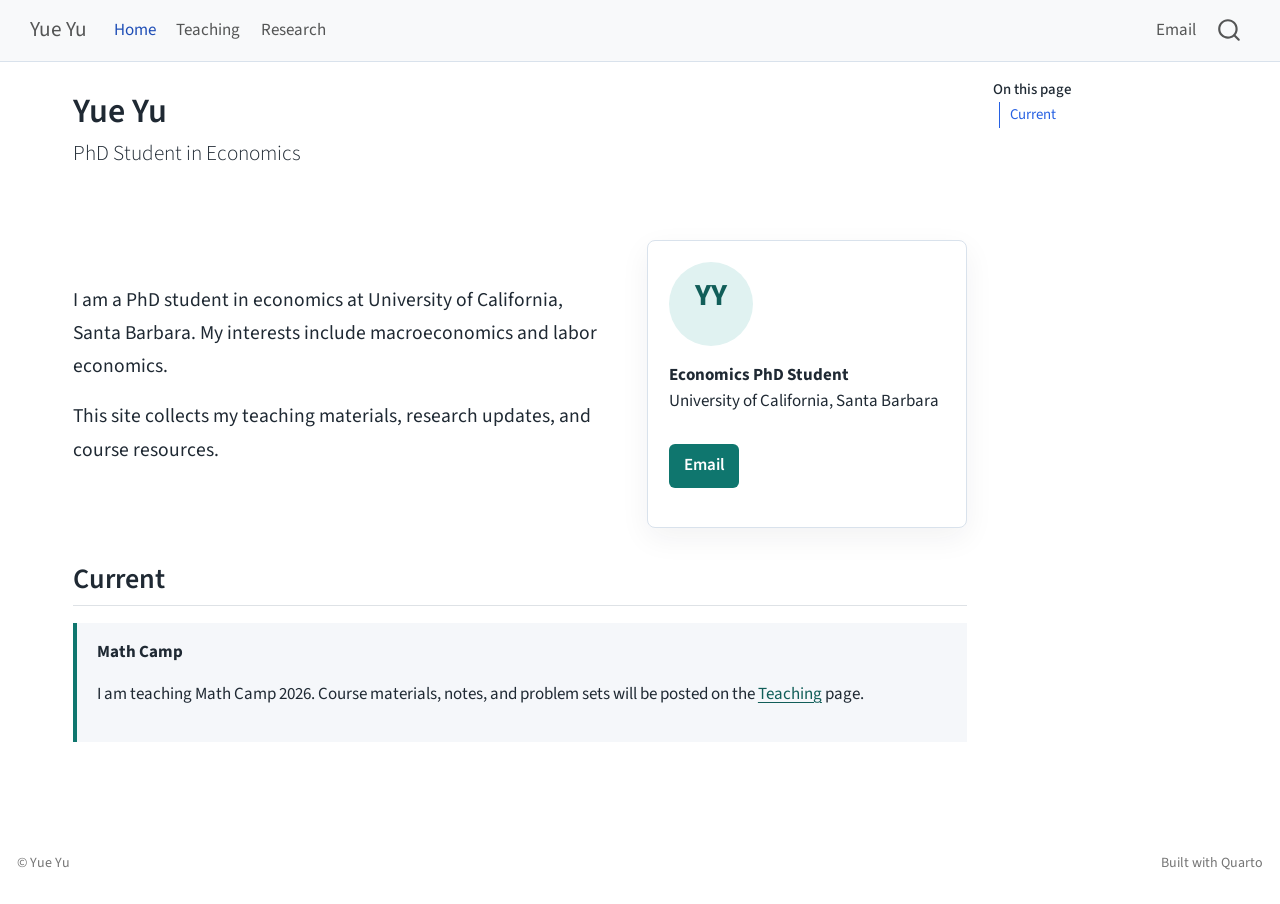
<file: docs/index.html>
<!DOCTYPE html>
<html xmlns="http://www.w3.org/1999/xhtml" lang="en" xml:lang="en"><head>

<meta charset="utf-8">
<meta name="generator" content="quarto-1.9.38">

<meta name="viewport" content="width=device-width, initial-scale=1.0, user-scalable=yes">


<title>Yue Yu</title>
<style>
/* Default styles provided by pandoc.
** See https://pandoc.org/MANUAL.html#variables-for-html for config info.
*/
code{white-space: pre-wrap;}
span.smallcaps{font-variant: small-caps;}
div.columns{display: flex; gap: min(4vw, 1.5em);}
div.column{flex: auto; overflow-x: auto;}
div.hanging-indent{margin-left: 1.5em; text-indent: -1.5em;}
ul.task-list{list-style: none;}
ul.task-list li input[type="checkbox"] {
  width: 0.8em;
  margin: 0 0.8em 0.2em -1em; /* quarto-specific, see https://github.com/quarto-dev/quarto-cli/issues/4556 */ 
  vertical-align: middle;
}
</style>


<script src="site_libs/quarto-nav/quarto-nav.js"></script>
<script src="site_libs/quarto-nav/headroom.min.js"></script>
<script src="site_libs/clipboard/clipboard.min.js"></script>
<script src="site_libs/quarto-search/autocomplete.umd.js"></script>
<script src="site_libs/quarto-search/fuse.min.js"></script>
<script src="site_libs/quarto-search/quarto-search.js"></script>
<meta name="quarto:offset" content="./">
<script src="site_libs/quarto-html/quarto.js" type="module"></script>
<script src="site_libs/quarto-html/tabsets/tabsets.js" type="module"></script>
<script src="site_libs/quarto-html/popper.min.js"></script>
<script src="site_libs/quarto-html/tippy.umd.min.js"></script>
<script src="site_libs/quarto-html/anchor.min.js"></script>
<link href="site_libs/quarto-html/tippy.css" rel="stylesheet">
<link href="site_libs/quarto-html/quarto-syntax-highlighting-15634bcf2e68342d4ad2dfa704d543f6.css" rel="stylesheet" id="quarto-text-highlighting-styles">
<script src="site_libs/bootstrap/bootstrap.min.js"></script>
<link href="site_libs/bootstrap/bootstrap-icons.css" rel="stylesheet">
<link href="site_libs/bootstrap/bootstrap-158031087360bce0ff56dc785ce39e06.min.css" rel="stylesheet" append-hash="true" id="quarto-bootstrap" data-mode="light">
<script id="quarto-search-options" type="application/json">{
  "location": "navbar",
  "copy-button": false,
  "collapse-after": 3,
  "panel-placement": "end",
  "type": "overlay",
  "limit": 50,
  "keyboard-shortcut": [
    "f",
    "/",
    "s"
  ],
  "show-item-context": false,
  "language": {
    "search-no-results-text": "No results",
    "search-matching-documents-text": "matching documents",
    "search-copy-link-title": "Copy link to search",
    "search-hide-matches-text": "Hide additional matches",
    "search-more-match-text": "more match in this document",
    "search-more-matches-text": "more matches in this document",
    "search-clear-button-title": "Clear",
    "search-text-placeholder": "",
    "search-detached-cancel-button-title": "Cancel",
    "search-submit-button-title": "Submit",
    "search-label": "Search"
  }
}</script>


<link rel="stylesheet" href="styles.css">
</head>

<body class="nav-fixed quarto-light">

<div id="quarto-search-results"></div>
  <header id="quarto-header" class="headroom fixed-top">
    <nav class="navbar navbar-expand-lg " data-bs-theme="dark">
      <div class="navbar-container container-fluid">
      <div class="navbar-brand-container mx-auto">
    <a class="navbar-brand" href="./index.html">
    <span class="navbar-title">Yue Yu</span>
    </a>
  </div>
            <div id="quarto-search" class="" title="Search"></div>
          <button class="navbar-toggler" type="button" data-bs-toggle="collapse" data-bs-target="#navbarCollapse" aria-controls="navbarCollapse" role="menu" aria-expanded="false" aria-label="Toggle navigation" onclick="if (window.quartoToggleHeadroom) { window.quartoToggleHeadroom(); }">
  <span class="navbar-toggler-icon"></span>
</button>
          <div class="collapse navbar-collapse" id="navbarCollapse">
            <ul class="navbar-nav navbar-nav-scroll me-auto">
  <li class="nav-item">
    <a class="nav-link active" href="./index.html" aria-current="page"> 
<span class="menu-text">Home</span></a>
  </li>  
  <li class="nav-item">
    <a class="nav-link" href="./teaching.html"> 
<span class="menu-text">Teaching</span></a>
  </li>  
  <li class="nav-item">
    <a class="nav-link" href="./research.html"> 
<span class="menu-text">Research</span></a>
  </li>  
</ul>
            <ul class="navbar-nav navbar-nav-scroll ms-auto">
  <li class="nav-item">
    <a class="nav-link" href="mailto:yu78@ucsb.edu"> 
<span class="menu-text">Email</span></a>
  </li>  
</ul>
          </div> <!-- /navcollapse -->
            <div class="quarto-navbar-tools">
</div>
      </div> <!-- /container-fluid -->
    </nav>
</header>
<!-- content -->
<div id="quarto-content" class="quarto-container page-columns page-rows-contents page-layout-full page-navbar">
<!-- sidebar -->
<!-- margin-sidebar -->
    <div id="quarto-margin-sidebar" class="sidebar margin-sidebar">
        <nav id="TOC" role="doc-toc" class="toc-active">
    <h2 id="toc-title">On this page</h2>
   
  <ul>
  <li><a href="#current" id="toc-current" class="nav-link active" data-scroll-target="#current">Current</a></li>
  </ul>
</nav>
    </div>
<!-- main -->
<main class="content column-page-left" id="quarto-document-content">

<header id="title-block-header" class="quarto-title-block default">
<div class="quarto-title">
<h1 class="title">Yue Yu</h1>
<p class="subtitle lead">PhD Student in Economics</p>
</div>



<div class="quarto-title-meta column-page-left">

    
  
    
  </div>
  


</header>


<div class="hero">
<div class="hero-copy">
<p>I am a PhD student in economics at University of California, Santa Barbara. My interests include macroeconomics and labor economics.</p>
<p>This site collects my teaching materials, research updates, and course resources.</p>
</div>
<div class="hero-card">
<div class="initials">
<p>YY</p>
</div>
<p><strong>Economics PhD Student</strong><br>
University of California, Santa Barbara</p>
<p><a href="mailto:yu78@ucsb.edu" class="button">Email</a></p>
</div>
</div>
<section id="current" class="level2">
<h2 class="anchored" data-anchor-id="current">Current</h2>
<div class="notice">
<p><strong>Math Camp</strong></p>
<p>I am teaching Math Camp 2026. Course materials, notes, and problem sets will be posted on the <a href="./teaching.html#math-camp-2026">Teaching</a> page.</p>
</div>


</section>

</main> <!-- /main -->
<script id="quarto-html-after-body" type="application/javascript">
  window.document.addEventListener("DOMContentLoaded", function (event) {
    const icon = "";
    const anchorJS = new window.AnchorJS();
    anchorJS.options = {
      placement: 'right',
      icon: icon
    };
    anchorJS.add('.anchored');
    const isCodeAnnotation = (el) => {
      for (const clz of el.classList) {
        if (clz.startsWith('code-annotation-')) {                     
          return true;
        }
      }
      return false;
    }
    const onCopySuccess = function(e) {
      // button target
      const button = e.trigger;
      // don't keep focus
      button.blur();
      // flash "checked"
      button.classList.add('code-copy-button-checked');
      var currentTitle = button.getAttribute("title");
      button.setAttribute("title", "Copied!");
      let tooltip;
      if (window.bootstrap) {
        button.setAttribute("data-bs-toggle", "tooltip");
        button.setAttribute("data-bs-placement", "left");
        button.setAttribute("data-bs-title", "Copied!");
        tooltip = new bootstrap.Tooltip(button, 
          { trigger: "manual", 
            customClass: "code-copy-button-tooltip",
            offset: [0, -8]});
        tooltip.show();    
      }
      setTimeout(function() {
        if (tooltip) {
          tooltip.hide();
          button.removeAttribute("data-bs-title");
          button.removeAttribute("data-bs-toggle");
          button.removeAttribute("data-bs-placement");
        }
        button.setAttribute("title", currentTitle);
        button.classList.remove('code-copy-button-checked');
      }, 1000);
      // clear code selection
      e.clearSelection();
    }
    const getTextToCopy = function(trigger) {
      const outerScaffold = trigger.parentElement.cloneNode(true);
      const codeEl = outerScaffold.querySelector('code');
      for (const childEl of codeEl.children) {
        if (isCodeAnnotation(childEl)) {
          childEl.remove();
        }
      }
      return codeEl.innerText;
    }
    const clipboard = new window.ClipboardJS('.code-copy-button:not([data-in-quarto-modal])', {
      text: getTextToCopy
    });
    clipboard.on('success', onCopySuccess);
    if (window.document.getElementById('quarto-embedded-source-code-modal')) {
      const clipboardModal = new window.ClipboardJS('.code-copy-button[data-in-quarto-modal]', {
        text: getTextToCopy,
        container: window.document.getElementById('quarto-embedded-source-code-modal')
      });
      clipboardModal.on('success', onCopySuccess);
    }
      var localhostRegex = new RegExp(/^(?:http|https):\/\/localhost\:?[0-9]*\//);
      var mailtoRegex = new RegExp(/^mailto:/);
        var filterRegex = new RegExp('/' + window.location.host + '/');
      var isInternal = (href) => {
          return filterRegex.test(href) || localhostRegex.test(href) || mailtoRegex.test(href);
      }
      // Inspect non-navigation links and adorn them if external
     var links = window.document.querySelectorAll('a[href]:not(.nav-link):not(.navbar-brand):not(.toc-action):not(.sidebar-link):not(.sidebar-item-toggle):not(.pagination-link):not(.no-external):not([aria-hidden]):not(.dropdown-item):not(.quarto-navigation-tool):not(.about-link)');
      for (var i=0; i<links.length; i++) {
        const link = links[i];
        if (!isInternal(link.href)) {
          // undo the damage that might have been done by quarto-nav.js in the case of
          // links that we want to consider external
          if (link.dataset.originalHref !== undefined) {
            link.href = link.dataset.originalHref;
          }
        }
      }
    function tippyHover(el, contentFn, onTriggerFn, onUntriggerFn) {
      const config = {
        allowHTML: true,
        maxWidth: 500,
        delay: 100,
        arrow: false,
        appendTo: function(el) {
            return el.parentElement;
        },
        interactive: true,
        interactiveBorder: 10,
        theme: 'quarto',
        placement: 'bottom-start',
      };
      if (contentFn) {
        config.content = contentFn;
      }
      if (onTriggerFn) {
        config.onTrigger = onTriggerFn;
      }
      if (onUntriggerFn) {
        config.onUntrigger = onUntriggerFn;
      }
      window.tippy(el, config); 
    }
    const noterefs = window.document.querySelectorAll('a[role="doc-noteref"]');
    for (var i=0; i<noterefs.length; i++) {
      const ref = noterefs[i];
      tippyHover(ref, function() {
        // use id or data attribute instead here
        let href = ref.getAttribute('data-footnote-href') || ref.getAttribute('href');
        try { href = new URL(href).hash; } catch {}
        const id = href.replace(/^#\/?/, "");
        const note = window.document.getElementById(id);
        if (note) {
          return note.innerHTML;
        } else {
          return "";
        }
      });
    }
    const xrefs = window.document.querySelectorAll('a.quarto-xref');
    const processXRef = (id, note) => {
      // Strip column container classes
      const stripColumnClz = (el) => {
        el.classList.remove("page-full", "page-columns");
        if (el.children) {
          for (const child of el.children) {
            stripColumnClz(child);
          }
        }
      }
      stripColumnClz(note)
      if (id === null || id.startsWith('sec-')) {
        // Special case sections, only their first couple elements
        const container = document.createElement("div");
        if (note.children && note.children.length > 2) {
          container.appendChild(note.children[0].cloneNode(true));
          for (let i = 1; i < note.children.length; i++) {
            const child = note.children[i];
            if (child.tagName === "P" && child.innerText === "") {
              continue;
            } else {
              container.appendChild(child.cloneNode(true));
              break;
            }
          }
          if (window.Quarto?.typesetMath) {
            window.Quarto.typesetMath(container);
          }
          return container.innerHTML
        } else {
          if (window.Quarto?.typesetMath) {
            window.Quarto.typesetMath(note);
          }
          return note.innerHTML;
        }
      } else {
        // Remove any anchor links if they are present
        const anchorLink = note.querySelector('a.anchorjs-link');
        if (anchorLink) {
          anchorLink.remove();
        }
        if (window.Quarto?.typesetMath) {
          window.Quarto.typesetMath(note);
        }
        if (note.classList.contains("callout")) {
          return note.outerHTML;
        } else {
          return note.innerHTML;
        }
      }
    }
    for (var i=0; i<xrefs.length; i++) {
      const xref = xrefs[i];
      tippyHover(xref, undefined, function(instance) {
        instance.disable();
        let url = xref.getAttribute('href');
        let hash = undefined; 
        if (url.startsWith('#')) {
          hash = url;
        } else {
          try { hash = new URL(url).hash; } catch {}
        }
        if (hash) {
          const id = hash.replace(/^#\/?/, "");
          const note = window.document.getElementById(id);
          if (note !== null) {
            try {
              const html = processXRef(id, note.cloneNode(true));
              instance.setContent(html);
            } finally {
              instance.enable();
              instance.show();
            }
          } else {
            // See if we can fetch this
            fetch(url.split('#')[0])
            .then(res => res.text())
            .then(html => {
              const parser = new DOMParser();
              const htmlDoc = parser.parseFromString(html, "text/html");
              const note = htmlDoc.getElementById(id);
              if (note !== null) {
                const html = processXRef(id, note);
                instance.setContent(html);
              } 
            }).finally(() => {
              instance.enable();
              instance.show();
            });
          }
        } else {
          // See if we can fetch a full url (with no hash to target)
          // This is a special case and we should probably do some content thinning / targeting
          fetch(url)
          .then(res => res.text())
          .then(html => {
            const parser = new DOMParser();
            const htmlDoc = parser.parseFromString(html, "text/html");
            const note = htmlDoc.querySelector('main.content');
            if (note !== null) {
              // This should only happen for chapter cross references
              // (since there is no id in the URL)
              // remove the first header
              if (note.children.length > 0 && note.children[0].tagName === "HEADER") {
                note.children[0].remove();
              }
              const html = processXRef(null, note);
              instance.setContent(html);
            } 
          }).finally(() => {
            instance.enable();
            instance.show();
          });
        }
      }, function(instance) {
      });
    }
        let selectedAnnoteEl;
        const selectorForAnnotation = ( cell, annotation) => {
          let cellAttr = 'data-code-cell="' + cell + '"';
          let lineAttr = 'data-code-annotation="' +  annotation + '"';
          const selector = 'span[' + cellAttr + '][' + lineAttr + ']';
          return selector;
        }
        const selectCodeLines = (annoteEl) => {
          const doc = window.document;
          const targetCell = annoteEl.getAttribute("data-target-cell");
          const targetAnnotation = annoteEl.getAttribute("data-target-annotation");
          const annoteSpan = window.document.querySelector(selectorForAnnotation(targetCell, targetAnnotation));
          const lines = annoteSpan.getAttribute("data-code-lines").split(",");
          const lineIds = lines.map((line) => {
            return targetCell + "-" + line;
          })
          let top = null;
          let height = null;
          let parent = null;
          if (lineIds.length > 0) {
              //compute the position of the single el (top and bottom and make a div)
              const el = window.document.getElementById(lineIds[0]);
              top = el.offsetTop;
              height = el.offsetHeight;
              parent = el.parentElement.parentElement;
            if (lineIds.length > 1) {
              const lastEl = window.document.getElementById(lineIds[lineIds.length - 1]);
              const bottom = lastEl.offsetTop + lastEl.offsetHeight;
              height = bottom - top;
            }
            if (top !== null && height !== null && parent !== null) {
              // cook up a div (if necessary) and position it 
              let div = window.document.getElementById("code-annotation-line-highlight");
              if (div === null) {
                div = window.document.createElement("div");
                div.setAttribute("id", "code-annotation-line-highlight");
                div.style.position = 'absolute';
                parent.appendChild(div);
              }
              div.style.top = top - 2 + "px";
              div.style.height = height + 4 + "px";
              div.style.left = 0;
              let gutterDiv = window.document.getElementById("code-annotation-line-highlight-gutter");
              if (gutterDiv === null) {
                gutterDiv = window.document.createElement("div");
                gutterDiv.setAttribute("id", "code-annotation-line-highlight-gutter");
                gutterDiv.style.position = 'absolute';
                const codeCell = window.document.getElementById(targetCell);
                const gutter = codeCell.querySelector('.code-annotation-gutter');
                gutter.appendChild(gutterDiv);
              }
              gutterDiv.style.top = top - 2 + "px";
              gutterDiv.style.height = height + 4 + "px";
            }
            selectedAnnoteEl = annoteEl;
          }
        };
        const unselectCodeLines = () => {
          const elementsIds = ["code-annotation-line-highlight", "code-annotation-line-highlight-gutter"];
          elementsIds.forEach((elId) => {
            const div = window.document.getElementById(elId);
            if (div) {
              div.remove();
            }
          });
          selectedAnnoteEl = undefined;
        };
          // Handle positioning of the toggle
      window.addEventListener(
        "resize",
        throttle(() => {
          elRect = undefined;
          if (selectedAnnoteEl) {
            selectCodeLines(selectedAnnoteEl);
          }
        }, 10)
      );
      function throttle(fn, ms) {
      let throttle = false;
      let timer;
        return (...args) => {
          if(!throttle) { // first call gets through
              fn.apply(this, args);
              throttle = true;
          } else { // all the others get throttled
              if(timer) clearTimeout(timer); // cancel #2
              timer = setTimeout(() => {
                fn.apply(this, args);
                timer = throttle = false;
              }, ms);
          }
        };
      }
        // Attach click handler to the DT
        const annoteDls = window.document.querySelectorAll('dt[data-target-cell]');
        for (const annoteDlNode of annoteDls) {
          annoteDlNode.addEventListener('click', (event) => {
            const clickedEl = event.target;
            if (clickedEl !== selectedAnnoteEl) {
              unselectCodeLines();
              const activeEl = window.document.querySelector('dt[data-target-cell].code-annotation-active');
              if (activeEl) {
                activeEl.classList.remove('code-annotation-active');
              }
              selectCodeLines(clickedEl);
              clickedEl.classList.add('code-annotation-active');
            } else {
              // Unselect the line
              unselectCodeLines();
              clickedEl.classList.remove('code-annotation-active');
            }
          });
        }
    const findCites = (el) => {
      const parentEl = el.parentElement;
      if (parentEl) {
        const cites = parentEl.dataset.cites;
        if (cites) {
          return {
            el,
            cites: cites.split(' ')
          };
        } else {
          return findCites(el.parentElement)
        }
      } else {
        return undefined;
      }
    };
    var bibliorefs = window.document.querySelectorAll('a[role="doc-biblioref"]');
    for (var i=0; i<bibliorefs.length; i++) {
      const ref = bibliorefs[i];
      const citeInfo = findCites(ref);
      if (citeInfo) {
        tippyHover(citeInfo.el, function() {
          var popup = window.document.createElement('div');
          citeInfo.cites.forEach(function(cite) {
            var citeDiv = window.document.createElement('div');
            citeDiv.classList.add('hanging-indent');
            citeDiv.classList.add('csl-entry');
            var biblioDiv = window.document.getElementById('ref-' + cite);
            if (biblioDiv) {
              citeDiv.innerHTML = biblioDiv.innerHTML;
            }
            popup.appendChild(citeDiv);
          });
          return popup.innerHTML;
        });
      }
    }
  });
  </script>
</div> <!-- /content -->
<footer class="footer">
  <div class="nav-footer">
    <div class="nav-footer-left">
<p>© Yue Yu</p>
</div>   
    <div class="nav-footer-center">
      &nbsp;
    </div>
    <div class="nav-footer-right">
<p>Built with Quarto</p>
</div>
  </div>
</footer>




</body></html>
</file>
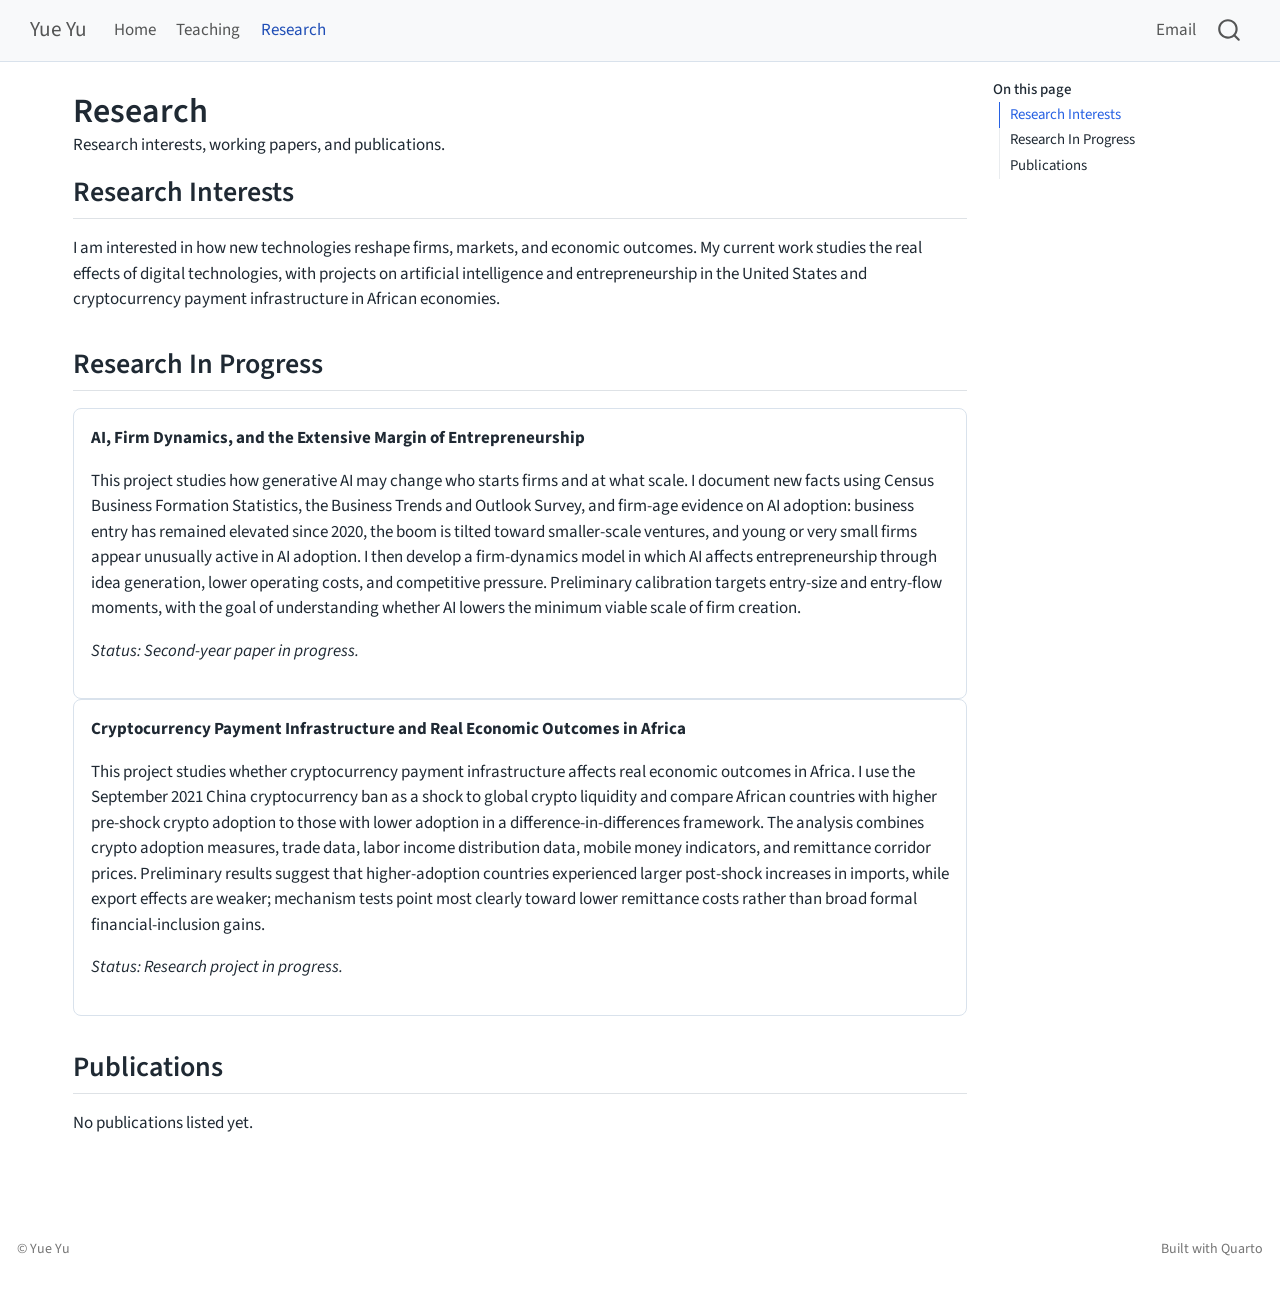
<file: docs/research.html>
<!DOCTYPE html>
<html xmlns="http://www.w3.org/1999/xhtml" lang="en" xml:lang="en"><head>

<meta charset="utf-8">
<meta name="generator" content="quarto-1.9.38">

<meta name="viewport" content="width=device-width, initial-scale=1.0, user-scalable=yes">

<meta name="description" content="Research interests, working papers, and publications.">

<title>Research – Yue Yu</title>
<style>
/* Default styles provided by pandoc.
** See https://pandoc.org/MANUAL.html#variables-for-html for config info.
*/
code{white-space: pre-wrap;}
span.smallcaps{font-variant: small-caps;}
div.columns{display: flex; gap: min(4vw, 1.5em);}
div.column{flex: auto; overflow-x: auto;}
div.hanging-indent{margin-left: 1.5em; text-indent: -1.5em;}
ul.task-list{list-style: none;}
ul.task-list li input[type="checkbox"] {
  width: 0.8em;
  margin: 0 0.8em 0.2em -1em; /* quarto-specific, see https://github.com/quarto-dev/quarto-cli/issues/4556 */ 
  vertical-align: middle;
}
</style>


<script src="site_libs/quarto-nav/quarto-nav.js"></script>
<script src="site_libs/quarto-nav/headroom.min.js"></script>
<script src="site_libs/clipboard/clipboard.min.js"></script>
<script src="site_libs/quarto-search/autocomplete.umd.js"></script>
<script src="site_libs/quarto-search/fuse.min.js"></script>
<script src="site_libs/quarto-search/quarto-search.js"></script>
<meta name="quarto:offset" content="./">
<script src="site_libs/quarto-html/quarto.js" type="module"></script>
<script src="site_libs/quarto-html/tabsets/tabsets.js" type="module"></script>
<script src="site_libs/quarto-html/popper.min.js"></script>
<script src="site_libs/quarto-html/tippy.umd.min.js"></script>
<script src="site_libs/quarto-html/anchor.min.js"></script>
<link href="site_libs/quarto-html/tippy.css" rel="stylesheet">
<link href="site_libs/quarto-html/quarto-syntax-highlighting-15634bcf2e68342d4ad2dfa704d543f6.css" rel="stylesheet" id="quarto-text-highlighting-styles">
<script src="site_libs/bootstrap/bootstrap.min.js"></script>
<link href="site_libs/bootstrap/bootstrap-icons.css" rel="stylesheet">
<link href="site_libs/bootstrap/bootstrap-158031087360bce0ff56dc785ce39e06.min.css" rel="stylesheet" append-hash="true" id="quarto-bootstrap" data-mode="light">
<script id="quarto-search-options" type="application/json">{
  "location": "navbar",
  "copy-button": false,
  "collapse-after": 3,
  "panel-placement": "end",
  "type": "overlay",
  "limit": 50,
  "keyboard-shortcut": [
    "f",
    "/",
    "s"
  ],
  "show-item-context": false,
  "language": {
    "search-no-results-text": "No results",
    "search-matching-documents-text": "matching documents",
    "search-copy-link-title": "Copy link to search",
    "search-hide-matches-text": "Hide additional matches",
    "search-more-match-text": "more match in this document",
    "search-more-matches-text": "more matches in this document",
    "search-clear-button-title": "Clear",
    "search-text-placeholder": "",
    "search-detached-cancel-button-title": "Cancel",
    "search-submit-button-title": "Submit",
    "search-label": "Search"
  }
}</script>


<link rel="stylesheet" href="styles.css">
</head>

<body class="nav-fixed quarto-light">

<div id="quarto-search-results"></div>
  <header id="quarto-header" class="headroom fixed-top">
    <nav class="navbar navbar-expand-lg " data-bs-theme="dark">
      <div class="navbar-container container-fluid">
      <div class="navbar-brand-container mx-auto">
    <a class="navbar-brand" href="./index.html">
    <span class="navbar-title">Yue Yu</span>
    </a>
  </div>
            <div id="quarto-search" class="" title="Search"></div>
          <button class="navbar-toggler" type="button" data-bs-toggle="collapse" data-bs-target="#navbarCollapse" aria-controls="navbarCollapse" role="menu" aria-expanded="false" aria-label="Toggle navigation" onclick="if (window.quartoToggleHeadroom) { window.quartoToggleHeadroom(); }">
  <span class="navbar-toggler-icon"></span>
</button>
          <div class="collapse navbar-collapse" id="navbarCollapse">
            <ul class="navbar-nav navbar-nav-scroll me-auto">
  <li class="nav-item">
    <a class="nav-link" href="./index.html"> 
<span class="menu-text">Home</span></a>
  </li>  
  <li class="nav-item">
    <a class="nav-link" href="./teaching.html"> 
<span class="menu-text">Teaching</span></a>
  </li>  
  <li class="nav-item">
    <a class="nav-link active" href="./research.html" aria-current="page"> 
<span class="menu-text">Research</span></a>
  </li>  
</ul>
            <ul class="navbar-nav navbar-nav-scroll ms-auto">
  <li class="nav-item">
    <a class="nav-link" href="mailto:yu78@ucsb.edu"> 
<span class="menu-text">Email</span></a>
  </li>  
</ul>
          </div> <!-- /navcollapse -->
            <div class="quarto-navbar-tools">
</div>
      </div> <!-- /container-fluid -->
    </nav>
</header>
<!-- content -->
<div id="quarto-content" class="quarto-container page-columns page-rows-contents page-layout-full page-navbar">
<!-- sidebar -->
<!-- margin-sidebar -->
    <div id="quarto-margin-sidebar" class="sidebar margin-sidebar">
        <nav id="TOC" role="doc-toc" class="toc-active">
    <h2 id="toc-title">On this page</h2>
   
  <ul>
  <li><a href="#research-interests" id="toc-research-interests" class="nav-link active" data-scroll-target="#research-interests">Research Interests</a></li>
  <li><a href="#research-in-progress" id="toc-research-in-progress" class="nav-link" data-scroll-target="#research-in-progress">Research In Progress</a></li>
  <li><a href="#publications" id="toc-publications" class="nav-link" data-scroll-target="#publications">Publications</a></li>
  </ul>
</nav>
    </div>
<!-- main -->
<main class="content column-page-left" id="quarto-document-content">

<header id="title-block-header" class="quarto-title-block default">
<div class="quarto-title">
<h1 class="title">Research</h1>
</div>

<div>
  <div class="description">
    Research interests, working papers, and publications.
  </div>
</div>


<div class="quarto-title-meta column-page-left">

    
  
    
  </div>
  


</header>


<section id="research-interests" class="level2">
<h2 class="anchored" data-anchor-id="research-interests">Research Interests</h2>
<p>I am interested in how new technologies reshape firms, markets, and economic outcomes. My current work studies the real effects of digital technologies, with projects on artificial intelligence and entrepreneurship in the United States and cryptocurrency payment infrastructure in African economies.</p>
</section>
<section id="research-in-progress" class="level2">
<h2 class="anchored" data-anchor-id="research-in-progress">Research In Progress</h2>
<div class="paper">
<p><strong>AI, Firm Dynamics, and the Extensive Margin of Entrepreneurship</strong></p>
<p>This project studies how generative AI may change who starts firms and at what scale. I document new facts using Census Business Formation Statistics, the Business Trends and Outlook Survey, and firm-age evidence on AI adoption: business entry has remained elevated since 2020, the boom is tilted toward smaller-scale ventures, and young or very small firms appear unusually active in AI adoption. I then develop a firm-dynamics model in which AI affects entrepreneurship through idea generation, lower operating costs, and competitive pressure. Preliminary calibration targets entry-size and entry-flow moments, with the goal of understanding whether AI lowers the minimum viable scale of firm creation.</p>
<p><em>Status: Second-year paper in progress.</em></p>
</div>
<div class="paper">
<p><strong>Cryptocurrency Payment Infrastructure and Real Economic Outcomes in Africa</strong></p>
<p>This project studies whether cryptocurrency payment infrastructure affects real economic outcomes in Africa. I use the September 2021 China cryptocurrency ban as a shock to global crypto liquidity and compare African countries with higher pre-shock crypto adoption to those with lower adoption in a difference-in-differences framework. The analysis combines crypto adoption measures, trade data, labor income distribution data, mobile money indicators, and remittance corridor prices. Preliminary results suggest that higher-adoption countries experienced larger post-shock increases in imports, while export effects are weaker; mechanism tests point most clearly toward lower remittance costs rather than broad formal financial-inclusion gains.</p>
<p><em>Status: Research project in progress.</em></p>
</div>
</section>
<section id="publications" class="level2">
<h2 class="anchored" data-anchor-id="publications">Publications</h2>
<p>No publications listed yet.</p>


</section>

</main> <!-- /main -->
<script id="quarto-html-after-body" type="application/javascript">
  window.document.addEventListener("DOMContentLoaded", function (event) {
    const icon = "";
    const anchorJS = new window.AnchorJS();
    anchorJS.options = {
      placement: 'right',
      icon: icon
    };
    anchorJS.add('.anchored');
    const isCodeAnnotation = (el) => {
      for (const clz of el.classList) {
        if (clz.startsWith('code-annotation-')) {                     
          return true;
        }
      }
      return false;
    }
    const onCopySuccess = function(e) {
      // button target
      const button = e.trigger;
      // don't keep focus
      button.blur();
      // flash "checked"
      button.classList.add('code-copy-button-checked');
      var currentTitle = button.getAttribute("title");
      button.setAttribute("title", "Copied!");
      let tooltip;
      if (window.bootstrap) {
        button.setAttribute("data-bs-toggle", "tooltip");
        button.setAttribute("data-bs-placement", "left");
        button.setAttribute("data-bs-title", "Copied!");
        tooltip = new bootstrap.Tooltip(button, 
          { trigger: "manual", 
            customClass: "code-copy-button-tooltip",
            offset: [0, -8]});
        tooltip.show();    
      }
      setTimeout(function() {
        if (tooltip) {
          tooltip.hide();
          button.removeAttribute("data-bs-title");
          button.removeAttribute("data-bs-toggle");
          button.removeAttribute("data-bs-placement");
        }
        button.setAttribute("title", currentTitle);
        button.classList.remove('code-copy-button-checked');
      }, 1000);
      // clear code selection
      e.clearSelection();
    }
    const getTextToCopy = function(trigger) {
      const outerScaffold = trigger.parentElement.cloneNode(true);
      const codeEl = outerScaffold.querySelector('code');
      for (const childEl of codeEl.children) {
        if (isCodeAnnotation(childEl)) {
          childEl.remove();
        }
      }
      return codeEl.innerText;
    }
    const clipboard = new window.ClipboardJS('.code-copy-button:not([data-in-quarto-modal])', {
      text: getTextToCopy
    });
    clipboard.on('success', onCopySuccess);
    if (window.document.getElementById('quarto-embedded-source-code-modal')) {
      const clipboardModal = new window.ClipboardJS('.code-copy-button[data-in-quarto-modal]', {
        text: getTextToCopy,
        container: window.document.getElementById('quarto-embedded-source-code-modal')
      });
      clipboardModal.on('success', onCopySuccess);
    }
      var localhostRegex = new RegExp(/^(?:http|https):\/\/localhost\:?[0-9]*\//);
      var mailtoRegex = new RegExp(/^mailto:/);
        var filterRegex = new RegExp('/' + window.location.host + '/');
      var isInternal = (href) => {
          return filterRegex.test(href) || localhostRegex.test(href) || mailtoRegex.test(href);
      }
      // Inspect non-navigation links and adorn them if external
     var links = window.document.querySelectorAll('a[href]:not(.nav-link):not(.navbar-brand):not(.toc-action):not(.sidebar-link):not(.sidebar-item-toggle):not(.pagination-link):not(.no-external):not([aria-hidden]):not(.dropdown-item):not(.quarto-navigation-tool):not(.about-link)');
      for (var i=0; i<links.length; i++) {
        const link = links[i];
        if (!isInternal(link.href)) {
          // undo the damage that might have been done by quarto-nav.js in the case of
          // links that we want to consider external
          if (link.dataset.originalHref !== undefined) {
            link.href = link.dataset.originalHref;
          }
        }
      }
    function tippyHover(el, contentFn, onTriggerFn, onUntriggerFn) {
      const config = {
        allowHTML: true,
        maxWidth: 500,
        delay: 100,
        arrow: false,
        appendTo: function(el) {
            return el.parentElement;
        },
        interactive: true,
        interactiveBorder: 10,
        theme: 'quarto',
        placement: 'bottom-start',
      };
      if (contentFn) {
        config.content = contentFn;
      }
      if (onTriggerFn) {
        config.onTrigger = onTriggerFn;
      }
      if (onUntriggerFn) {
        config.onUntrigger = onUntriggerFn;
      }
      window.tippy(el, config); 
    }
    const noterefs = window.document.querySelectorAll('a[role="doc-noteref"]');
    for (var i=0; i<noterefs.length; i++) {
      const ref = noterefs[i];
      tippyHover(ref, function() {
        // use id or data attribute instead here
        let href = ref.getAttribute('data-footnote-href') || ref.getAttribute('href');
        try { href = new URL(href).hash; } catch {}
        const id = href.replace(/^#\/?/, "");
        const note = window.document.getElementById(id);
        if (note) {
          return note.innerHTML;
        } else {
          return "";
        }
      });
    }
    const xrefs = window.document.querySelectorAll('a.quarto-xref');
    const processXRef = (id, note) => {
      // Strip column container classes
      const stripColumnClz = (el) => {
        el.classList.remove("page-full", "page-columns");
        if (el.children) {
          for (const child of el.children) {
            stripColumnClz(child);
          }
        }
      }
      stripColumnClz(note)
      if (id === null || id.startsWith('sec-')) {
        // Special case sections, only their first couple elements
        const container = document.createElement("div");
        if (note.children && note.children.length > 2) {
          container.appendChild(note.children[0].cloneNode(true));
          for (let i = 1; i < note.children.length; i++) {
            const child = note.children[i];
            if (child.tagName === "P" && child.innerText === "") {
              continue;
            } else {
              container.appendChild(child.cloneNode(true));
              break;
            }
          }
          if (window.Quarto?.typesetMath) {
            window.Quarto.typesetMath(container);
          }
          return container.innerHTML
        } else {
          if (window.Quarto?.typesetMath) {
            window.Quarto.typesetMath(note);
          }
          return note.innerHTML;
        }
      } else {
        // Remove any anchor links if they are present
        const anchorLink = note.querySelector('a.anchorjs-link');
        if (anchorLink) {
          anchorLink.remove();
        }
        if (window.Quarto?.typesetMath) {
          window.Quarto.typesetMath(note);
        }
        if (note.classList.contains("callout")) {
          return note.outerHTML;
        } else {
          return note.innerHTML;
        }
      }
    }
    for (var i=0; i<xrefs.length; i++) {
      const xref = xrefs[i];
      tippyHover(xref, undefined, function(instance) {
        instance.disable();
        let url = xref.getAttribute('href');
        let hash = undefined; 
        if (url.startsWith('#')) {
          hash = url;
        } else {
          try { hash = new URL(url).hash; } catch {}
        }
        if (hash) {
          const id = hash.replace(/^#\/?/, "");
          const note = window.document.getElementById(id);
          if (note !== null) {
            try {
              const html = processXRef(id, note.cloneNode(true));
              instance.setContent(html);
            } finally {
              instance.enable();
              instance.show();
            }
          } else {
            // See if we can fetch this
            fetch(url.split('#')[0])
            .then(res => res.text())
            .then(html => {
              const parser = new DOMParser();
              const htmlDoc = parser.parseFromString(html, "text/html");
              const note = htmlDoc.getElementById(id);
              if (note !== null) {
                const html = processXRef(id, note);
                instance.setContent(html);
              } 
            }).finally(() => {
              instance.enable();
              instance.show();
            });
          }
        } else {
          // See if we can fetch a full url (with no hash to target)
          // This is a special case and we should probably do some content thinning / targeting
          fetch(url)
          .then(res => res.text())
          .then(html => {
            const parser = new DOMParser();
            const htmlDoc = parser.parseFromString(html, "text/html");
            const note = htmlDoc.querySelector('main.content');
            if (note !== null) {
              // This should only happen for chapter cross references
              // (since there is no id in the URL)
              // remove the first header
              if (note.children.length > 0 && note.children[0].tagName === "HEADER") {
                note.children[0].remove();
              }
              const html = processXRef(null, note);
              instance.setContent(html);
            } 
          }).finally(() => {
            instance.enable();
            instance.show();
          });
        }
      }, function(instance) {
      });
    }
        let selectedAnnoteEl;
        const selectorForAnnotation = ( cell, annotation) => {
          let cellAttr = 'data-code-cell="' + cell + '"';
          let lineAttr = 'data-code-annotation="' +  annotation + '"';
          const selector = 'span[' + cellAttr + '][' + lineAttr + ']';
          return selector;
        }
        const selectCodeLines = (annoteEl) => {
          const doc = window.document;
          const targetCell = annoteEl.getAttribute("data-target-cell");
          const targetAnnotation = annoteEl.getAttribute("data-target-annotation");
          const annoteSpan = window.document.querySelector(selectorForAnnotation(targetCell, targetAnnotation));
          const lines = annoteSpan.getAttribute("data-code-lines").split(",");
          const lineIds = lines.map((line) => {
            return targetCell + "-" + line;
          })
          let top = null;
          let height = null;
          let parent = null;
          if (lineIds.length > 0) {
              //compute the position of the single el (top and bottom and make a div)
              const el = window.document.getElementById(lineIds[0]);
              top = el.offsetTop;
              height = el.offsetHeight;
              parent = el.parentElement.parentElement;
            if (lineIds.length > 1) {
              const lastEl = window.document.getElementById(lineIds[lineIds.length - 1]);
              const bottom = lastEl.offsetTop + lastEl.offsetHeight;
              height = bottom - top;
            }
            if (top !== null && height !== null && parent !== null) {
              // cook up a div (if necessary) and position it 
              let div = window.document.getElementById("code-annotation-line-highlight");
              if (div === null) {
                div = window.document.createElement("div");
                div.setAttribute("id", "code-annotation-line-highlight");
                div.style.position = 'absolute';
                parent.appendChild(div);
              }
              div.style.top = top - 2 + "px";
              div.style.height = height + 4 + "px";
              div.style.left = 0;
              let gutterDiv = window.document.getElementById("code-annotation-line-highlight-gutter");
              if (gutterDiv === null) {
                gutterDiv = window.document.createElement("div");
                gutterDiv.setAttribute("id", "code-annotation-line-highlight-gutter");
                gutterDiv.style.position = 'absolute';
                const codeCell = window.document.getElementById(targetCell);
                const gutter = codeCell.querySelector('.code-annotation-gutter');
                gutter.appendChild(gutterDiv);
              }
              gutterDiv.style.top = top - 2 + "px";
              gutterDiv.style.height = height + 4 + "px";
            }
            selectedAnnoteEl = annoteEl;
          }
        };
        const unselectCodeLines = () => {
          const elementsIds = ["code-annotation-line-highlight", "code-annotation-line-highlight-gutter"];
          elementsIds.forEach((elId) => {
            const div = window.document.getElementById(elId);
            if (div) {
              div.remove();
            }
          });
          selectedAnnoteEl = undefined;
        };
          // Handle positioning of the toggle
      window.addEventListener(
        "resize",
        throttle(() => {
          elRect = undefined;
          if (selectedAnnoteEl) {
            selectCodeLines(selectedAnnoteEl);
          }
        }, 10)
      );
      function throttle(fn, ms) {
      let throttle = false;
      let timer;
        return (...args) => {
          if(!throttle) { // first call gets through
              fn.apply(this, args);
              throttle = true;
          } else { // all the others get throttled
              if(timer) clearTimeout(timer); // cancel #2
              timer = setTimeout(() => {
                fn.apply(this, args);
                timer = throttle = false;
              }, ms);
          }
        };
      }
        // Attach click handler to the DT
        const annoteDls = window.document.querySelectorAll('dt[data-target-cell]');
        for (const annoteDlNode of annoteDls) {
          annoteDlNode.addEventListener('click', (event) => {
            const clickedEl = event.target;
            if (clickedEl !== selectedAnnoteEl) {
              unselectCodeLines();
              const activeEl = window.document.querySelector('dt[data-target-cell].code-annotation-active');
              if (activeEl) {
                activeEl.classList.remove('code-annotation-active');
              }
              selectCodeLines(clickedEl);
              clickedEl.classList.add('code-annotation-active');
            } else {
              // Unselect the line
              unselectCodeLines();
              clickedEl.classList.remove('code-annotation-active');
            }
          });
        }
    const findCites = (el) => {
      const parentEl = el.parentElement;
      if (parentEl) {
        const cites = parentEl.dataset.cites;
        if (cites) {
          return {
            el,
            cites: cites.split(' ')
          };
        } else {
          return findCites(el.parentElement)
        }
      } else {
        return undefined;
      }
    };
    var bibliorefs = window.document.querySelectorAll('a[role="doc-biblioref"]');
    for (var i=0; i<bibliorefs.length; i++) {
      const ref = bibliorefs[i];
      const citeInfo = findCites(ref);
      if (citeInfo) {
        tippyHover(citeInfo.el, function() {
          var popup = window.document.createElement('div');
          citeInfo.cites.forEach(function(cite) {
            var citeDiv = window.document.createElement('div');
            citeDiv.classList.add('hanging-indent');
            citeDiv.classList.add('csl-entry');
            var biblioDiv = window.document.getElementById('ref-' + cite);
            if (biblioDiv) {
              citeDiv.innerHTML = biblioDiv.innerHTML;
            }
            popup.appendChild(citeDiv);
          });
          return popup.innerHTML;
        });
      }
    }
  });
  </script>
</div> <!-- /content -->
<footer class="footer">
  <div class="nav-footer">
    <div class="nav-footer-left">
<p>© Yue Yu</p>
</div>   
    <div class="nav-footer-center">
      &nbsp;
    </div>
    <div class="nav-footer-right">
<p>Built with Quarto</p>
</div>
  </div>
</footer>




</body></html>
</file>
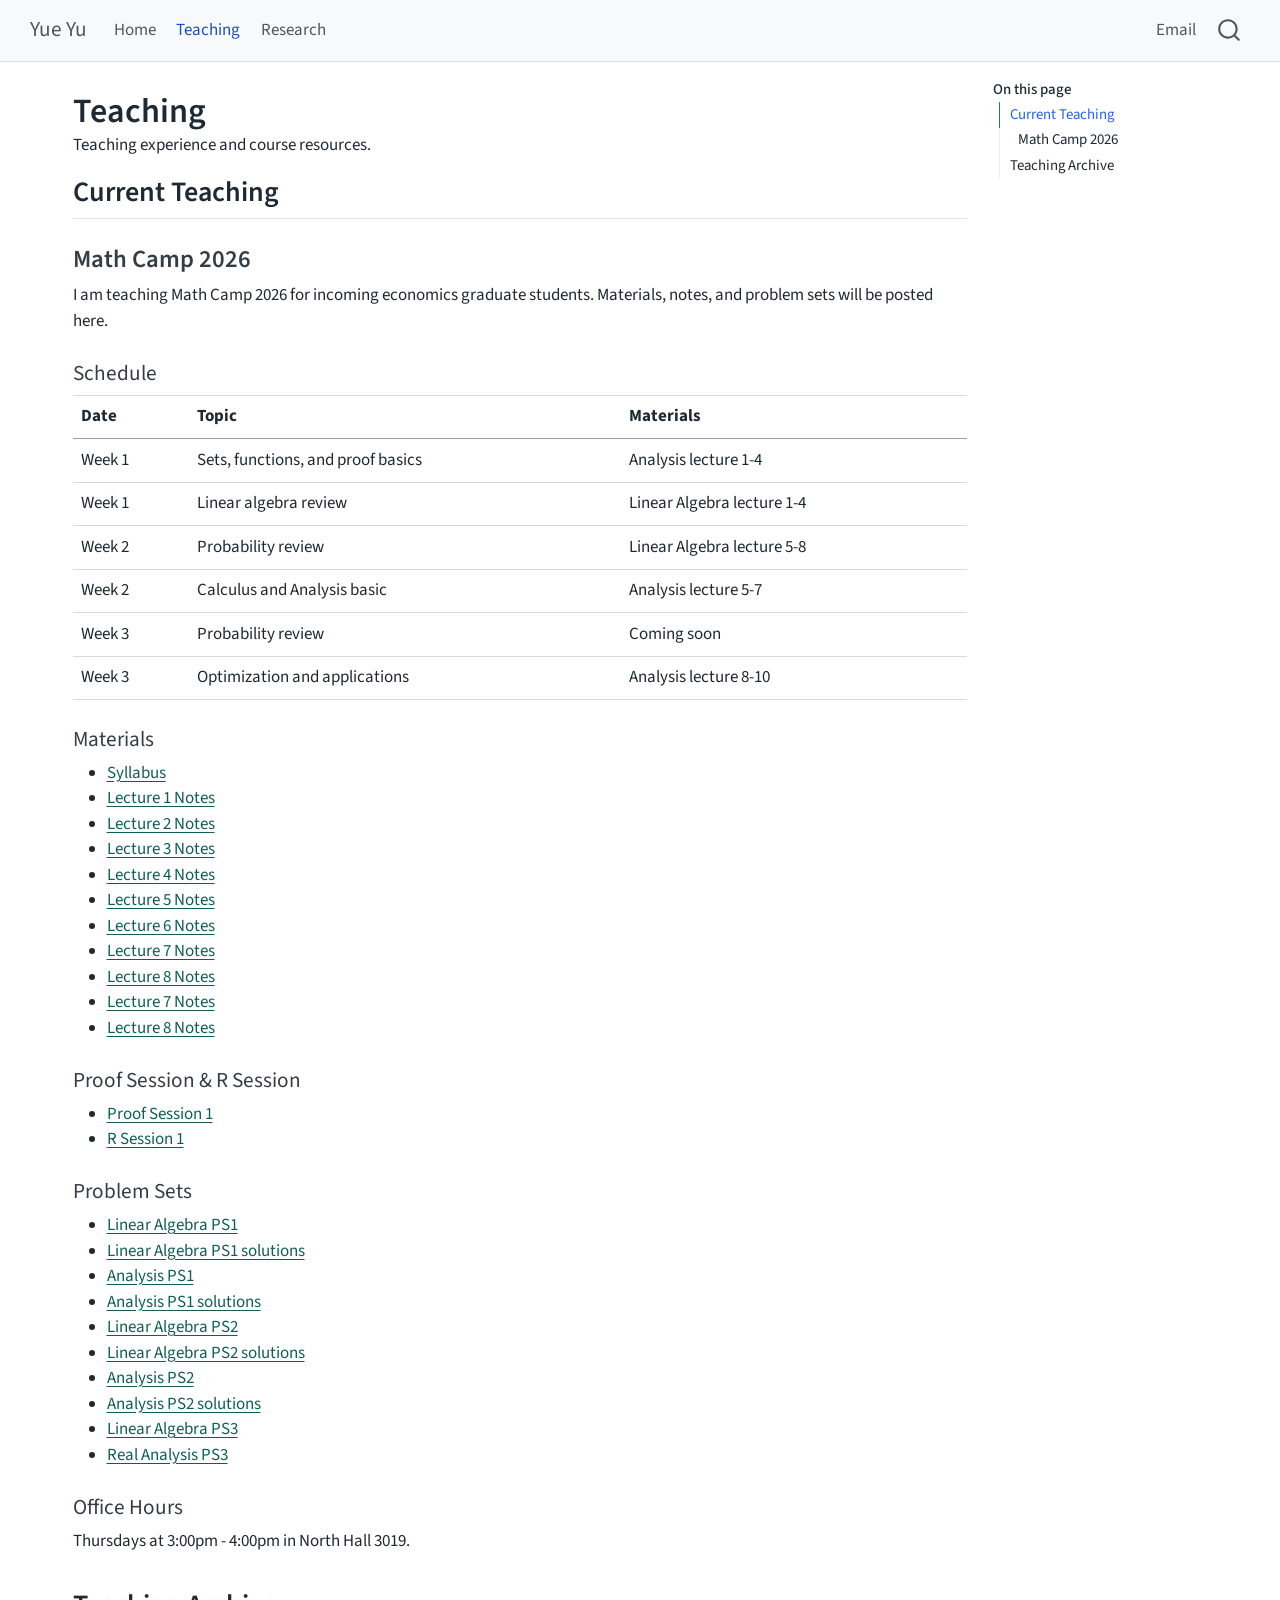
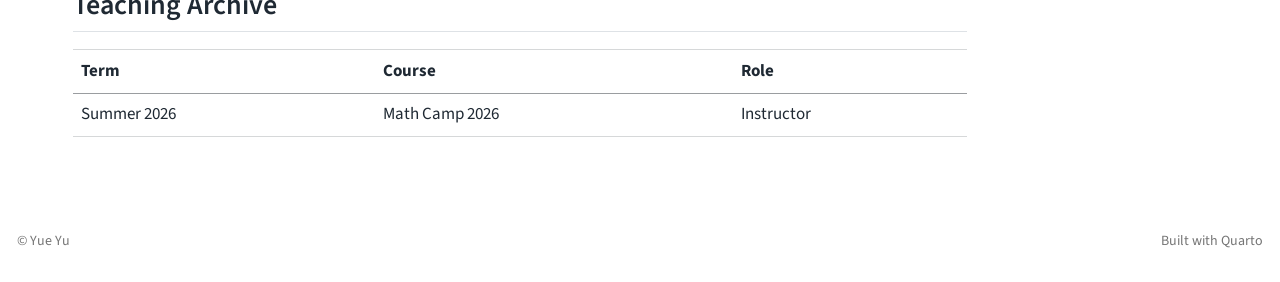
<file: docs/teaching.html>
<!DOCTYPE html>
<html xmlns="http://www.w3.org/1999/xhtml" lang="en" xml:lang="en"><head>

<meta charset="utf-8">
<meta name="generator" content="quarto-1.9.38">

<meta name="viewport" content="width=device-width, initial-scale=1.0, user-scalable=yes">

<meta name="description" content="Teaching experience and course resources.">

<title>Teaching – Yue Yu</title>
<style>
/* Default styles provided by pandoc.
** See https://pandoc.org/MANUAL.html#variables-for-html for config info.
*/
code{white-space: pre-wrap;}
span.smallcaps{font-variant: small-caps;}
div.columns{display: flex; gap: min(4vw, 1.5em);}
div.column{flex: auto; overflow-x: auto;}
div.hanging-indent{margin-left: 1.5em; text-indent: -1.5em;}
ul.task-list{list-style: none;}
ul.task-list li input[type="checkbox"] {
  width: 0.8em;
  margin: 0 0.8em 0.2em -1em; /* quarto-specific, see https://github.com/quarto-dev/quarto-cli/issues/4556 */ 
  vertical-align: middle;
}
</style>


<script src="site_libs/quarto-nav/quarto-nav.js"></script>
<script src="site_libs/quarto-nav/headroom.min.js"></script>
<script src="site_libs/clipboard/clipboard.min.js"></script>
<script src="site_libs/quarto-search/autocomplete.umd.js"></script>
<script src="site_libs/quarto-search/fuse.min.js"></script>
<script src="site_libs/quarto-search/quarto-search.js"></script>
<meta name="quarto:offset" content="./">
<script src="site_libs/quarto-html/quarto.js" type="module"></script>
<script src="site_libs/quarto-html/tabsets/tabsets.js" type="module"></script>
<script src="site_libs/quarto-html/popper.min.js"></script>
<script src="site_libs/quarto-html/tippy.umd.min.js"></script>
<script src="site_libs/quarto-html/anchor.min.js"></script>
<link href="site_libs/quarto-html/tippy.css" rel="stylesheet">
<link href="site_libs/quarto-html/quarto-syntax-highlighting-15634bcf2e68342d4ad2dfa704d543f6.css" rel="stylesheet" id="quarto-text-highlighting-styles">
<script src="site_libs/bootstrap/bootstrap.min.js"></script>
<link href="site_libs/bootstrap/bootstrap-icons.css" rel="stylesheet">
<link href="site_libs/bootstrap/bootstrap-158031087360bce0ff56dc785ce39e06.min.css" rel="stylesheet" append-hash="true" id="quarto-bootstrap" data-mode="light">
<script id="quarto-search-options" type="application/json">{
  "location": "navbar",
  "copy-button": false,
  "collapse-after": 3,
  "panel-placement": "end",
  "type": "overlay",
  "limit": 50,
  "keyboard-shortcut": [
    "f",
    "/",
    "s"
  ],
  "show-item-context": false,
  "language": {
    "search-no-results-text": "No results",
    "search-matching-documents-text": "matching documents",
    "search-copy-link-title": "Copy link to search",
    "search-hide-matches-text": "Hide additional matches",
    "search-more-match-text": "more match in this document",
    "search-more-matches-text": "more matches in this document",
    "search-clear-button-title": "Clear",
    "search-text-placeholder": "",
    "search-detached-cancel-button-title": "Cancel",
    "search-submit-button-title": "Submit",
    "search-label": "Search"
  }
}</script>


<link rel="stylesheet" href="styles.css">
</head>

<body class="nav-fixed quarto-light">

<div id="quarto-search-results"></div>
  <header id="quarto-header" class="headroom fixed-top">
    <nav class="navbar navbar-expand-lg " data-bs-theme="dark">
      <div class="navbar-container container-fluid">
      <div class="navbar-brand-container mx-auto">
    <a class="navbar-brand" href="./index.html">
    <span class="navbar-title">Yue Yu</span>
    </a>
  </div>
            <div id="quarto-search" class="" title="Search"></div>
          <button class="navbar-toggler" type="button" data-bs-toggle="collapse" data-bs-target="#navbarCollapse" aria-controls="navbarCollapse" role="menu" aria-expanded="false" aria-label="Toggle navigation" onclick="if (window.quartoToggleHeadroom) { window.quartoToggleHeadroom(); }">
  <span class="navbar-toggler-icon"></span>
</button>
          <div class="collapse navbar-collapse" id="navbarCollapse">
            <ul class="navbar-nav navbar-nav-scroll me-auto">
  <li class="nav-item">
    <a class="nav-link" href="./index.html"> 
<span class="menu-text">Home</span></a>
  </li>  
  <li class="nav-item">
    <a class="nav-link active" href="./teaching.html" aria-current="page"> 
<span class="menu-text">Teaching</span></a>
  </li>  
  <li class="nav-item">
    <a class="nav-link" href="./research.html"> 
<span class="menu-text">Research</span></a>
  </li>  
</ul>
            <ul class="navbar-nav navbar-nav-scroll ms-auto">
  <li class="nav-item">
    <a class="nav-link" href="mailto:yu78@ucsb.edu"> 
<span class="menu-text">Email</span></a>
  </li>  
</ul>
          </div> <!-- /navcollapse -->
            <div class="quarto-navbar-tools">
</div>
      </div> <!-- /container-fluid -->
    </nav>
</header>
<!-- content -->
<div id="quarto-content" class="quarto-container page-columns page-rows-contents page-layout-full page-navbar">
<!-- sidebar -->
<!-- margin-sidebar -->
    <div id="quarto-margin-sidebar" class="sidebar margin-sidebar">
        <nav id="TOC" role="doc-toc" class="toc-active">
    <h2 id="toc-title">On this page</h2>
   
  <ul>
  <li><a href="#current-teaching" id="toc-current-teaching" class="nav-link active" data-scroll-target="#current-teaching">Current Teaching</a>
  <ul class="collapse">
  <li><a href="#math-camp-2026" id="toc-math-camp-2026" class="nav-link" data-scroll-target="#math-camp-2026">Math Camp 2026</a></li>
  </ul></li>
  <li><a href="#teaching-archive" id="toc-teaching-archive" class="nav-link" data-scroll-target="#teaching-archive">Teaching Archive</a></li>
  </ul>
</nav>
    </div>
<!-- main -->
<main class="content column-page-left" id="quarto-document-content">

<header id="title-block-header" class="quarto-title-block default">
<div class="quarto-title">
<h1 class="title">Teaching</h1>
</div>

<div>
  <div class="description">
    Teaching experience and course resources.
  </div>
</div>


<div class="quarto-title-meta column-page-left">

    
  
    
  </div>
  


</header>


<section id="current-teaching" class="level2">
<h2 class="anchored" data-anchor-id="current-teaching">Current Teaching</h2>
<section id="math-camp-2026" class="level3">
<h3 class="anchored" data-anchor-id="math-camp-2026">Math Camp 2026</h3>
<p>I am teaching Math Camp 2026 for incoming economics graduate students. Materials, notes, and problem sets will be posted here.</p>
<section id="schedule" class="level4">
<h4 class="anchored" data-anchor-id="schedule">Schedule</h4>
<table class="caption-top table">
<thead>
<tr class="header">
<th>Date</th>
<th>Topic</th>
<th>Materials</th>
</tr>
</thead>
<tbody>
<tr class="odd">
<td>Week 1</td>
<td>Sets, functions, and proof basics</td>
<td>Analysis lecture 1-4</td>
</tr>
<tr class="even">
<td>Week 1</td>
<td>Linear algebra review</td>
<td>Linear Algebra lecture 1-4</td>
</tr>
<tr class="odd">
<td>Week 2</td>
<td>Probability review</td>
<td>Linear Algebra lecture 5-8</td>
</tr>
<tr class="even">
<td>Week 2</td>
<td>Calculus and Analysis basic</td>
<td>Analysis lecture 5-7</td>
</tr>
<tr class="odd">
<td>Week 3</td>
<td>Probability review</td>
<td>Coming soon</td>
</tr>
<tr class="even">
<td>Week 3</td>
<td>Optimization and applications</td>
<td>Analysis lecture 8-10</td>
</tr>
</tbody>
</table>
</section>
<section id="materials" class="level4">
<h4 class="anchored" data-anchor-id="materials">Materials</h4>
<ul>
<li><a href="materials/MathCamp/Syllabus.pdf">Syllabus</a></li>
<li><a href="materials/MathCamp/1_Sets_and_Logic.pdf">Lecture 1 Notes</a></li>
<li><a href="materials/MathCamp/2_Proof_Strategies.pdf">Lecture 2 Notes</a></li>
<li><a href="materials/MathCamp/3_Functions.pdf">Lecture 3 Notes</a></li>
<li><a href="materials/MathCamp/4_Limits.pdf">Lecture 4 Notes</a></li>
<li><a href="materials/MathCamp/5_Continuity_and_Differentiability.pdf">Lecture 5 Notes</a></li>
<li><a href="materials/MathCamp/6_Topology_on_Metric_Space.pdf">Lecture 6 Notes</a></li>
<li><a href="materials/MathCamp/7_Multivariate_Derivative.pdf">Lecture 7 Notes</a></li>
<li><a href="materials/MathCamp/8_Integral.pdf">Lecture 8 Notes</a></li>
<li><a href="materials/MathCamp/9_Optimization.pdf">Lecture 7 Notes</a></li>
<li><a href="materials/MathCamp/10_ODE.pdf">Lecture 8 Notes</a></li>
</ul>
</section>
<section id="proof-session-r-session" class="level4">
<h4 class="anchored" data-anchor-id="proof-session-r-session">Proof Session &amp; R Session</h4>
<ul>
<li><a href="materials/MathCamp/Proof_Session_1.pdf">Proof Session 1</a></li>
<li><a href="materials/MathCamp/R_Session_1.pdf">R Session 1</a></li>
</ul>
</section>
<section id="problem-sets" class="level4">
<h4 class="anchored" data-anchor-id="problem-sets">Problem Sets</h4>
<ul>
<li><a href="materials/MathCamp/Linear_Algebra_PS1.pdf">Linear Algebra PS1</a></li>
<li><a href="materials/MathCamp/Linear_Algebra_PS1_solution.pdf">Linear Algebra PS1 solutions</a></li>
<li><a href="materials/MathCamp/Analysis_PS1.pdf">Analysis PS1</a></li>
<li><a href="materials/MathCamp/Analysis_PS1_solution.pdf">Analysis PS1 solutions</a></li>
<li><a href="materials/MathCamp/Linear_Algebra_PS2.pdf">Linear Algebra PS2</a></li>
<li><a href="materials/MathCamp/Linear_Algebra_PS2_solution.pdf">Linear Algebra PS2 solutions</a></li>
<li><a href="materials/MathCamp/Analysis_PS2.pdf">Analysis PS2</a></li>
<li><a href="materials/MathCamp/Analysis_PS2_solutions.pdf">Analysis PS2 solutions</a></li>
<li><a href="materials/MathCamp/Linear_Algebra_PS3.pdf">Linear Algebra PS3</a></li>
<li><a href="materials/MathCamp/Real_Analysis_PS3.pdf">Real Analysis PS3</a></li>
</ul>
</section>
<section id="office-hours" class="level4">
<h4 class="anchored" data-anchor-id="office-hours">Office Hours</h4>
<p>Thursdays at 3:00pm - 4:00pm in North Hall 3019.</p>
</section>
</section>
</section>
<section id="teaching-archive" class="level2">
<h2 class="anchored" data-anchor-id="teaching-archive">Teaching Archive</h2>
<table class="caption-top table">
<thead>
<tr class="header">
<th>Term</th>
<th>Course</th>
<th>Role</th>
</tr>
</thead>
<tbody>
<tr class="odd">
<td>Summer 2026</td>
<td>Math Camp 2026</td>
<td>Instructor</td>
</tr>
</tbody>
</table>


</section>

</main> <!-- /main -->
<script id="quarto-html-after-body" type="application/javascript">
  window.document.addEventListener("DOMContentLoaded", function (event) {
    const icon = "";
    const anchorJS = new window.AnchorJS();
    anchorJS.options = {
      placement: 'right',
      icon: icon
    };
    anchorJS.add('.anchored');
    const isCodeAnnotation = (el) => {
      for (const clz of el.classList) {
        if (clz.startsWith('code-annotation-')) {                     
          return true;
        }
      }
      return false;
    }
    const onCopySuccess = function(e) {
      // button target
      const button = e.trigger;
      // don't keep focus
      button.blur();
      // flash "checked"
      button.classList.add('code-copy-button-checked');
      var currentTitle = button.getAttribute("title");
      button.setAttribute("title", "Copied!");
      let tooltip;
      if (window.bootstrap) {
        button.setAttribute("data-bs-toggle", "tooltip");
        button.setAttribute("data-bs-placement", "left");
        button.setAttribute("data-bs-title", "Copied!");
        tooltip = new bootstrap.Tooltip(button, 
          { trigger: "manual", 
            customClass: "code-copy-button-tooltip",
            offset: [0, -8]});
        tooltip.show();    
      }
      setTimeout(function() {
        if (tooltip) {
          tooltip.hide();
          button.removeAttribute("data-bs-title");
          button.removeAttribute("data-bs-toggle");
          button.removeAttribute("data-bs-placement");
        }
        button.setAttribute("title", currentTitle);
        button.classList.remove('code-copy-button-checked');
      }, 1000);
      // clear code selection
      e.clearSelection();
    }
    const getTextToCopy = function(trigger) {
      const outerScaffold = trigger.parentElement.cloneNode(true);
      const codeEl = outerScaffold.querySelector('code');
      for (const childEl of codeEl.children) {
        if (isCodeAnnotation(childEl)) {
          childEl.remove();
        }
      }
      return codeEl.innerText;
    }
    const clipboard = new window.ClipboardJS('.code-copy-button:not([data-in-quarto-modal])', {
      text: getTextToCopy
    });
    clipboard.on('success', onCopySuccess);
    if (window.document.getElementById('quarto-embedded-source-code-modal')) {
      const clipboardModal = new window.ClipboardJS('.code-copy-button[data-in-quarto-modal]', {
        text: getTextToCopy,
        container: window.document.getElementById('quarto-embedded-source-code-modal')
      });
      clipboardModal.on('success', onCopySuccess);
    }
      var localhostRegex = new RegExp(/^(?:http|https):\/\/localhost\:?[0-9]*\//);
      var mailtoRegex = new RegExp(/^mailto:/);
        var filterRegex = new RegExp('/' + window.location.host + '/');
      var isInternal = (href) => {
          return filterRegex.test(href) || localhostRegex.test(href) || mailtoRegex.test(href);
      }
      // Inspect non-navigation links and adorn them if external
     var links = window.document.querySelectorAll('a[href]:not(.nav-link):not(.navbar-brand):not(.toc-action):not(.sidebar-link):not(.sidebar-item-toggle):not(.pagination-link):not(.no-external):not([aria-hidden]):not(.dropdown-item):not(.quarto-navigation-tool):not(.about-link)');
      for (var i=0; i<links.length; i++) {
        const link = links[i];
        if (!isInternal(link.href)) {
          // undo the damage that might have been done by quarto-nav.js in the case of
          // links that we want to consider external
          if (link.dataset.originalHref !== undefined) {
            link.href = link.dataset.originalHref;
          }
        }
      }
    function tippyHover(el, contentFn, onTriggerFn, onUntriggerFn) {
      const config = {
        allowHTML: true,
        maxWidth: 500,
        delay: 100,
        arrow: false,
        appendTo: function(el) {
            return el.parentElement;
        },
        interactive: true,
        interactiveBorder: 10,
        theme: 'quarto',
        placement: 'bottom-start',
      };
      if (contentFn) {
        config.content = contentFn;
      }
      if (onTriggerFn) {
        config.onTrigger = onTriggerFn;
      }
      if (onUntriggerFn) {
        config.onUntrigger = onUntriggerFn;
      }
      window.tippy(el, config); 
    }
    const noterefs = window.document.querySelectorAll('a[role="doc-noteref"]');
    for (var i=0; i<noterefs.length; i++) {
      const ref = noterefs[i];
      tippyHover(ref, function() {
        // use id or data attribute instead here
        let href = ref.getAttribute('data-footnote-href') || ref.getAttribute('href');
        try { href = new URL(href).hash; } catch {}
        const id = href.replace(/^#\/?/, "");
        const note = window.document.getElementById(id);
        if (note) {
          return note.innerHTML;
        } else {
          return "";
        }
      });
    }
    const xrefs = window.document.querySelectorAll('a.quarto-xref');
    const processXRef = (id, note) => {
      // Strip column container classes
      const stripColumnClz = (el) => {
        el.classList.remove("page-full", "page-columns");
        if (el.children) {
          for (const child of el.children) {
            stripColumnClz(child);
          }
        }
      }
      stripColumnClz(note)
      if (id === null || id.startsWith('sec-')) {
        // Special case sections, only their first couple elements
        const container = document.createElement("div");
        if (note.children && note.children.length > 2) {
          container.appendChild(note.children[0].cloneNode(true));
          for (let i = 1; i < note.children.length; i++) {
            const child = note.children[i];
            if (child.tagName === "P" && child.innerText === "") {
              continue;
            } else {
              container.appendChild(child.cloneNode(true));
              break;
            }
          }
          if (window.Quarto?.typesetMath) {
            window.Quarto.typesetMath(container);
          }
          return container.innerHTML
        } else {
          if (window.Quarto?.typesetMath) {
            window.Quarto.typesetMath(note);
          }
          return note.innerHTML;
        }
      } else {
        // Remove any anchor links if they are present
        const anchorLink = note.querySelector('a.anchorjs-link');
        if (anchorLink) {
          anchorLink.remove();
        }
        if (window.Quarto?.typesetMath) {
          window.Quarto.typesetMath(note);
        }
        if (note.classList.contains("callout")) {
          return note.outerHTML;
        } else {
          return note.innerHTML;
        }
      }
    }
    for (var i=0; i<xrefs.length; i++) {
      const xref = xrefs[i];
      tippyHover(xref, undefined, function(instance) {
        instance.disable();
        let url = xref.getAttribute('href');
        let hash = undefined; 
        if (url.startsWith('#')) {
          hash = url;
        } else {
          try { hash = new URL(url).hash; } catch {}
        }
        if (hash) {
          const id = hash.replace(/^#\/?/, "");
          const note = window.document.getElementById(id);
          if (note !== null) {
            try {
              const html = processXRef(id, note.cloneNode(true));
              instance.setContent(html);
            } finally {
              instance.enable();
              instance.show();
            }
          } else {
            // See if we can fetch this
            fetch(url.split('#')[0])
            .then(res => res.text())
            .then(html => {
              const parser = new DOMParser();
              const htmlDoc = parser.parseFromString(html, "text/html");
              const note = htmlDoc.getElementById(id);
              if (note !== null) {
                const html = processXRef(id, note);
                instance.setContent(html);
              } 
            }).finally(() => {
              instance.enable();
              instance.show();
            });
          }
        } else {
          // See if we can fetch a full url (with no hash to target)
          // This is a special case and we should probably do some content thinning / targeting
          fetch(url)
          .then(res => res.text())
          .then(html => {
            const parser = new DOMParser();
            const htmlDoc = parser.parseFromString(html, "text/html");
            const note = htmlDoc.querySelector('main.content');
            if (note !== null) {
              // This should only happen for chapter cross references
              // (since there is no id in the URL)
              // remove the first header
              if (note.children.length > 0 && note.children[0].tagName === "HEADER") {
                note.children[0].remove();
              }
              const html = processXRef(null, note);
              instance.setContent(html);
            } 
          }).finally(() => {
            instance.enable();
            instance.show();
          });
        }
      }, function(instance) {
      });
    }
        let selectedAnnoteEl;
        const selectorForAnnotation = ( cell, annotation) => {
          let cellAttr = 'data-code-cell="' + cell + '"';
          let lineAttr = 'data-code-annotation="' +  annotation + '"';
          const selector = 'span[' + cellAttr + '][' + lineAttr + ']';
          return selector;
        }
        const selectCodeLines = (annoteEl) => {
          const doc = window.document;
          const targetCell = annoteEl.getAttribute("data-target-cell");
          const targetAnnotation = annoteEl.getAttribute("data-target-annotation");
          const annoteSpan = window.document.querySelector(selectorForAnnotation(targetCell, targetAnnotation));
          const lines = annoteSpan.getAttribute("data-code-lines").split(",");
          const lineIds = lines.map((line) => {
            return targetCell + "-" + line;
          })
          let top = null;
          let height = null;
          let parent = null;
          if (lineIds.length > 0) {
              //compute the position of the single el (top and bottom and make a div)
              const el = window.document.getElementById(lineIds[0]);
              top = el.offsetTop;
              height = el.offsetHeight;
              parent = el.parentElement.parentElement;
            if (lineIds.length > 1) {
              const lastEl = window.document.getElementById(lineIds[lineIds.length - 1]);
              const bottom = lastEl.offsetTop + lastEl.offsetHeight;
              height = bottom - top;
            }
            if (top !== null && height !== null && parent !== null) {
              // cook up a div (if necessary) and position it 
              let div = window.document.getElementById("code-annotation-line-highlight");
              if (div === null) {
                div = window.document.createElement("div");
                div.setAttribute("id", "code-annotation-line-highlight");
                div.style.position = 'absolute';
                parent.appendChild(div);
              }
              div.style.top = top - 2 + "px";
              div.style.height = height + 4 + "px";
              div.style.left = 0;
              let gutterDiv = window.document.getElementById("code-annotation-line-highlight-gutter");
              if (gutterDiv === null) {
                gutterDiv = window.document.createElement("div");
                gutterDiv.setAttribute("id", "code-annotation-line-highlight-gutter");
                gutterDiv.style.position = 'absolute';
                const codeCell = window.document.getElementById(targetCell);
                const gutter = codeCell.querySelector('.code-annotation-gutter');
                gutter.appendChild(gutterDiv);
              }
              gutterDiv.style.top = top - 2 + "px";
              gutterDiv.style.height = height + 4 + "px";
            }
            selectedAnnoteEl = annoteEl;
          }
        };
        const unselectCodeLines = () => {
          const elementsIds = ["code-annotation-line-highlight", "code-annotation-line-highlight-gutter"];
          elementsIds.forEach((elId) => {
            const div = window.document.getElementById(elId);
            if (div) {
              div.remove();
            }
          });
          selectedAnnoteEl = undefined;
        };
          // Handle positioning of the toggle
      window.addEventListener(
        "resize",
        throttle(() => {
          elRect = undefined;
          if (selectedAnnoteEl) {
            selectCodeLines(selectedAnnoteEl);
          }
        }, 10)
      );
      function throttle(fn, ms) {
      let throttle = false;
      let timer;
        return (...args) => {
          if(!throttle) { // first call gets through
              fn.apply(this, args);
              throttle = true;
          } else { // all the others get throttled
              if(timer) clearTimeout(timer); // cancel #2
              timer = setTimeout(() => {
                fn.apply(this, args);
                timer = throttle = false;
              }, ms);
          }
        };
      }
        // Attach click handler to the DT
        const annoteDls = window.document.querySelectorAll('dt[data-target-cell]');
        for (const annoteDlNode of annoteDls) {
          annoteDlNode.addEventListener('click', (event) => {
            const clickedEl = event.target;
            if (clickedEl !== selectedAnnoteEl) {
              unselectCodeLines();
              const activeEl = window.document.querySelector('dt[data-target-cell].code-annotation-active');
              if (activeEl) {
                activeEl.classList.remove('code-annotation-active');
              }
              selectCodeLines(clickedEl);
              clickedEl.classList.add('code-annotation-active');
            } else {
              // Unselect the line
              unselectCodeLines();
              clickedEl.classList.remove('code-annotation-active');
            }
          });
        }
    const findCites = (el) => {
      const parentEl = el.parentElement;
      if (parentEl) {
        const cites = parentEl.dataset.cites;
        if (cites) {
          return {
            el,
            cites: cites.split(' ')
          };
        } else {
          return findCites(el.parentElement)
        }
      } else {
        return undefined;
      }
    };
    var bibliorefs = window.document.querySelectorAll('a[role="doc-biblioref"]');
    for (var i=0; i<bibliorefs.length; i++) {
      const ref = bibliorefs[i];
      const citeInfo = findCites(ref);
      if (citeInfo) {
        tippyHover(citeInfo.el, function() {
          var popup = window.document.createElement('div');
          citeInfo.cites.forEach(function(cite) {
            var citeDiv = window.document.createElement('div');
            citeDiv.classList.add('hanging-indent');
            citeDiv.classList.add('csl-entry');
            var biblioDiv = window.document.getElementById('ref-' + cite);
            if (biblioDiv) {
              citeDiv.innerHTML = biblioDiv.innerHTML;
            }
            popup.appendChild(citeDiv);
          });
          return popup.innerHTML;
        });
      }
    }
  });
  </script>
</div> <!-- /content -->
<footer class="footer">
  <div class="nav-footer">
    <div class="nav-footer-left">
<p>© Yue Yu</p>
</div>   
    <div class="nav-footer-center">
      &nbsp;
    </div>
    <div class="nav-footer-right">
<p>Built with Quarto</p>
</div>
  </div>
</footer>




</body></html>
</file>
<file: docs/site_libs/quarto-html/tippy.css>
.tippy-box[data-animation=fade][data-state=hidden]{opacity:0}[data-tippy-root]{max-width:calc(100vw - 10px)}.tippy-box{position:relative;background-color:#333;color:#fff;border-radius:4px;font-size:14px;line-height:1.4;white-space:normal;outline:0;transition-property:transform,visibility,opacity}.tippy-box[data-placement^=top]>.tippy-arrow{bottom:0}.tippy-box[data-placement^=top]>.tippy-arrow:before{bottom:-7px;left:0;border-width:8px 8px 0;border-top-color:initial;transform-origin:center top}.tippy-box[data-placement^=bottom]>.tippy-arrow{top:0}.tippy-box[data-placement^=bottom]>.tippy-arrow:before{top:-7px;left:0;border-width:0 8px 8px;border-bottom-color:initial;transform-origin:center bottom}.tippy-box[data-placement^=left]>.tippy-arrow{right:0}.tippy-box[data-placement^=left]>.tippy-arrow:before{border-width:8px 0 8px 8px;border-left-color:initial;right:-7px;transform-origin:center left}.tippy-box[data-placement^=right]>.tippy-arrow{left:0}.tippy-box[data-placement^=right]>.tippy-arrow:before{left:-7px;border-width:8px 8px 8px 0;border-right-color:initial;transform-origin:center right}.tippy-box[data-inertia][data-state=visible]{transition-timing-function:cubic-bezier(.54,1.5,.38,1.11)}.tippy-arrow{width:16px;height:16px;color:#333}.tippy-arrow:before{content:"";position:absolute;border-color:transparent;border-style:solid}.tippy-content{position:relative;padding:5px 9px;z-index:1}
</file>
<file: docs/site_libs/quarto-html/quarto-syntax-highlighting-15634bcf2e68342d4ad2dfa704d543f6.css>
/* quarto syntax highlight colors */
:root {
  --quarto-hl-ot-color: #003B4F;
  --quarto-hl-at-color: #657422;
  --quarto-hl-ss-color: #20794D;
  --quarto-hl-an-color: #5E5E5E;
  --quarto-hl-fu-color: #4758AB;
  --quarto-hl-st-color: #20794D;
  --quarto-hl-cf-color: #003B4F;
  --quarto-hl-op-color: #5E5E5E;
  --quarto-hl-er-color: #AD0000;
  --quarto-hl-bn-color: #AD0000;
  --quarto-hl-al-color: #AD0000;
  --quarto-hl-va-color: #111111;
  --quarto-hl-bu-color: inherit;
  --quarto-hl-ex-color: inherit;
  --quarto-hl-pp-color: #AD0000;
  --quarto-hl-in-color: #5E5E5E;
  --quarto-hl-vs-color: #20794D;
  --quarto-hl-wa-color: #5E5E5E;
  --quarto-hl-do-color: #5E5E5E;
  --quarto-hl-im-color: #00769E;
  --quarto-hl-ch-color: #20794D;
  --quarto-hl-dt-color: #AD0000;
  --quarto-hl-fl-color: #AD0000;
  --quarto-hl-co-color: #5E5E5E;
  --quarto-hl-cv-color: #5E5E5E;
  --quarto-hl-cn-color: #8f5902;
  --quarto-hl-sc-color: #5E5E5E;
  --quarto-hl-dv-color: #AD0000;
  --quarto-hl-kw-color: #003B4F;
}

/* other quarto variables */
:root {
  --quarto-font-monospace: SFMono-Regular, Menlo, Monaco, Consolas, "Liberation Mono", "Courier New", monospace;
}

/* syntax highlight based on Pandoc's rules */
pre > code.sourceCode > span {
  color: #003B4F;
}

code.sourceCode > span {
  color: #003B4F;
}

div.sourceCode,
div.sourceCode pre.sourceCode {
  color: #003B4F;
}

/* Normal */
code span {
  color: #003B4F;
}

/* Alert */
code span.al {
  color: #AD0000;
  font-style: inherit;
}

/* Annotation */
code span.an {
  color: #5E5E5E;
  font-style: inherit;
}

/* Attribute */
code span.at {
  color: #657422;
  font-style: inherit;
}

/* BaseN */
code span.bn {
  color: #AD0000;
  font-style: inherit;
}

/* BuiltIn */
code span.bu {
  font-style: inherit;
}

/* ControlFlow */
code span.cf {
  color: #003B4F;
  font-weight: bold;
  font-style: inherit;
}

/* Char */
code span.ch {
  color: #20794D;
  font-style: inherit;
}

/* Constant */
code span.cn {
  color: #8f5902;
  font-style: inherit;
}

/* Comment */
code span.co {
  color: #5E5E5E;
  font-style: inherit;
}

/* CommentVar */
code span.cv {
  color: #5E5E5E;
  font-style: italic;
}

/* Documentation */
code span.do {
  color: #5E5E5E;
  font-style: italic;
}

/* DataType */
code span.dt {
  color: #AD0000;
  font-style: inherit;
}

/* DecVal */
code span.dv {
  color: #AD0000;
  font-style: inherit;
}

/* Error */
code span.er {
  color: #AD0000;
  font-style: inherit;
}

/* Extension */
code span.ex {
  font-style: inherit;
}

/* Float */
code span.fl {
  color: #AD0000;
  font-style: inherit;
}

/* Function */
code span.fu {
  color: #4758AB;
  font-style: inherit;
}

/* Import */
code span.im {
  color: #00769E;
  font-style: inherit;
}

/* Information */
code span.in {
  color: #5E5E5E;
  font-style: inherit;
}

/* Keyword */
code span.kw {
  color: #003B4F;
  font-weight: bold;
  font-style: inherit;
}

/* Operator */
code span.op {
  color: #5E5E5E;
  font-style: inherit;
}

/* Other */
code span.ot {
  color: #003B4F;
  font-style: inherit;
}

/* Preprocessor */
code span.pp {
  color: #AD0000;
  font-style: inherit;
}

/* SpecialChar */
code span.sc {
  color: #5E5E5E;
  font-style: inherit;
}

/* SpecialString */
code span.ss {
  color: #20794D;
  font-style: inherit;
}

/* String */
code span.st {
  color: #20794D;
  font-style: inherit;
}

/* Variable */
code span.va {
  color: #111111;
  font-style: inherit;
}

/* VerbatimString */
code span.vs {
  color: #20794D;
  font-style: inherit;
}

/* Warning */
code span.wa {
  color: #5E5E5E;
  font-style: italic;
}

.prevent-inlining {
  content: "</";
}

/*# sourceMappingURL=f23921c56f73e400b49028c9186a1aa0.css.map */
</file>
<file: docs/styles.css>
:root {
  --ink: #1f2933;
  --muted: #667085;
  --line: #d9e2ec;
  --accent: #0f766e;
  --accent-dark: #115e59;
  --soft: #f5f7fa;
  --paper: #ffffff;
}

body {
  color: var(--ink);
}

a {
  color: var(--accent-dark);
}

.navbar {
  border-bottom: 1px solid var(--line);
}

.hero {
  display: grid;
  grid-template-columns: minmax(0, 1fr) 320px;
  gap: 2rem;
  align-items: center;
  padding: 2.5rem 0 2rem;
}

.hero-copy {
  font-size: 1.15rem;
  line-height: 1.7;
  color: var(--ink);
}

.hero-card {
  border: 1px solid var(--line);
  border-radius: 8px;
  padding: 1.25rem;
  background: var(--paper);
  box-shadow: 0 10px 30px rgba(31, 41, 51, 0.06);
}

.initials {
  display: grid;
  place-items: center;
  width: 84px;
  height: 84px;
  margin-bottom: 1rem;
  border-radius: 50%;
  background: #e0f2f1;
  color: var(--accent-dark);
  font-size: 1.8rem;
  font-weight: 700;
  letter-spacing: 0;
}

.button {
  display: inline-block;
  margin-top: 0.75rem;
  margin-right: 0.5rem;
  padding: 0.55rem 0.85rem;
  border-radius: 6px;
  background: var(--accent);
  color: #ffffff;
  text-decoration: none;
  font-weight: 600;
}

.button:hover {
  background: var(--accent-dark);
  color: #ffffff;
}

.button.secondary {
  background: var(--soft);
  color: var(--accent-dark);
  border: 1px solid var(--line);
}

.notice {
  border-left: 4px solid var(--accent);
  background: var(--soft);
  padding: 1rem 1.2rem;
  margin: 1rem 0 1.5rem;
}

.link-grid {
  display: grid;
  grid-template-columns: repeat(3, minmax(0, 1fr));
  gap: 1rem;
  margin-top: 1rem;
}

.link-card,
.paper {
  border: 1px solid var(--line);
  border-radius: 8px;
  padding: 1rem;
  background: var(--paper);
}

.link-card h3 {
  margin-top: 0;
}

table {
  width: 100%;
}

@media (max-width: 800px) {
  .hero,
  .link-grid {
    grid-template-columns: 1fr;
  }

  .hero {
    padding-top: 1rem;
  }
}
</file>
